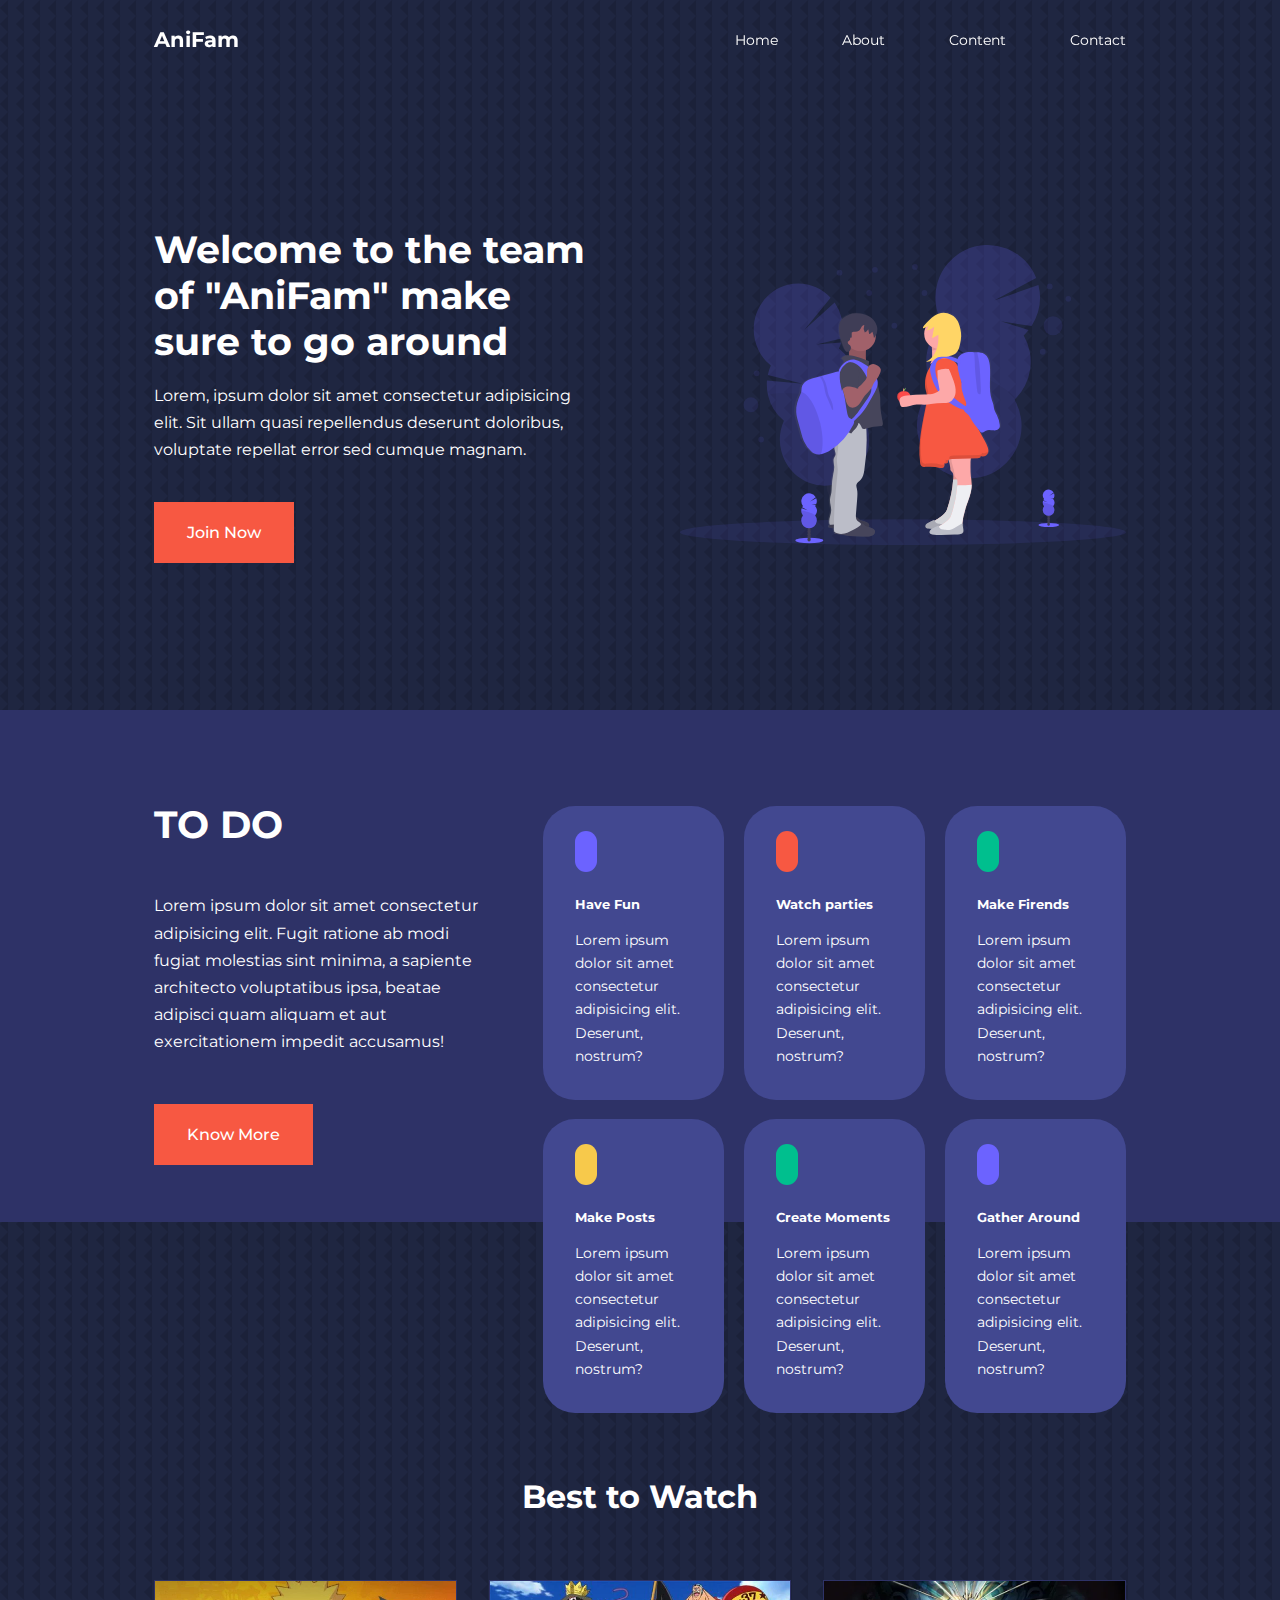
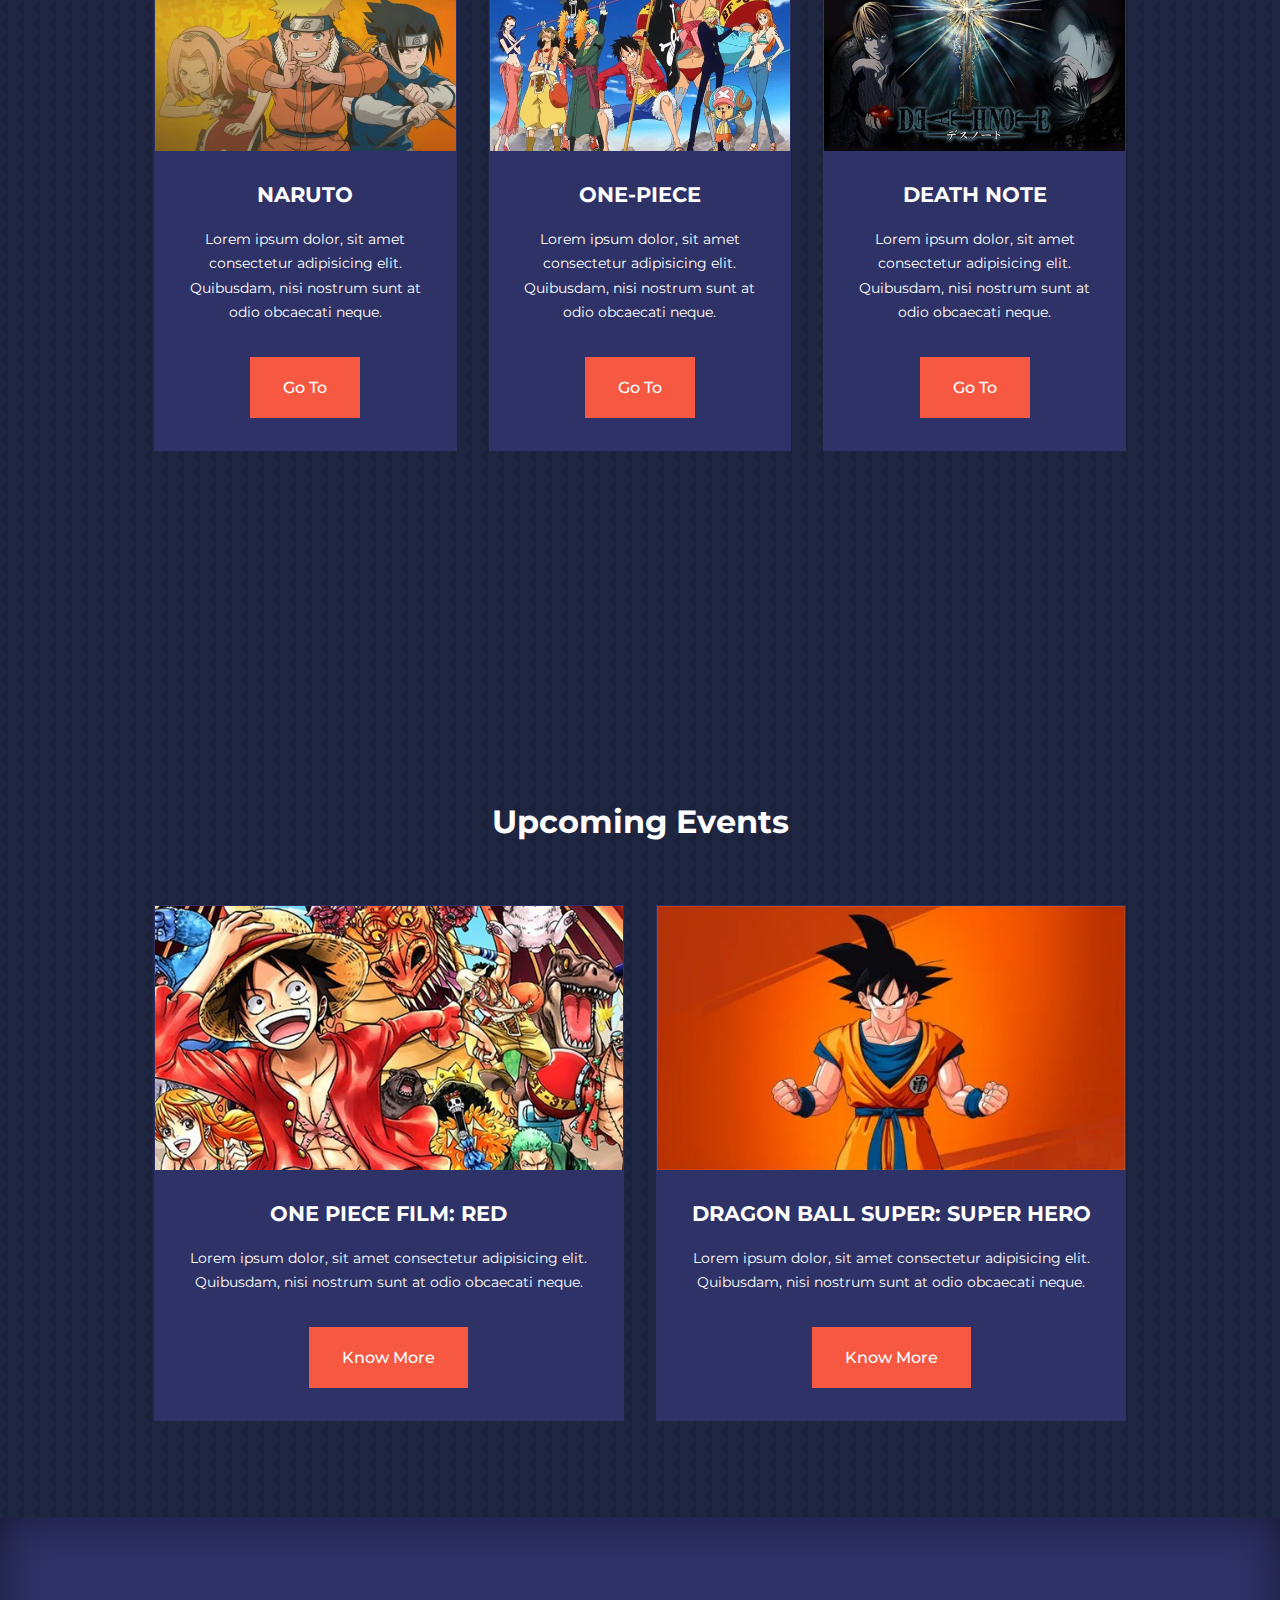
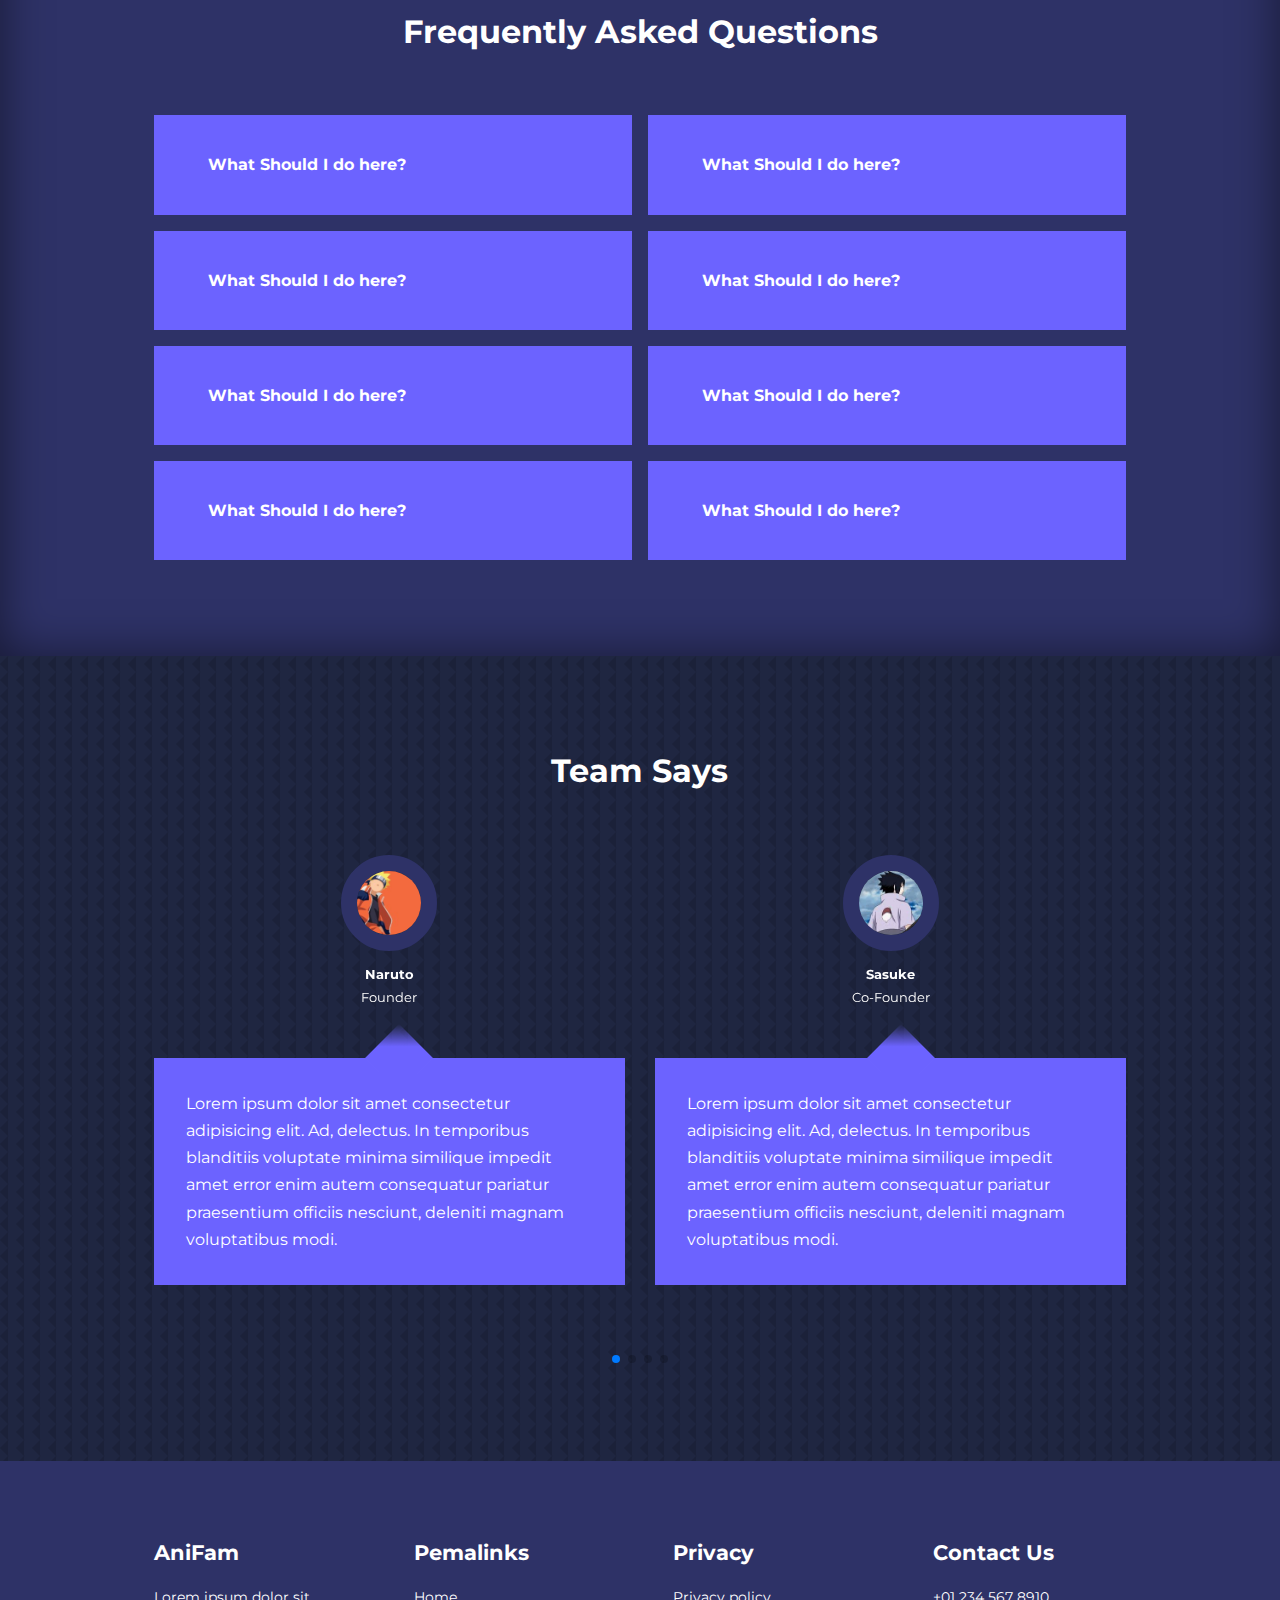
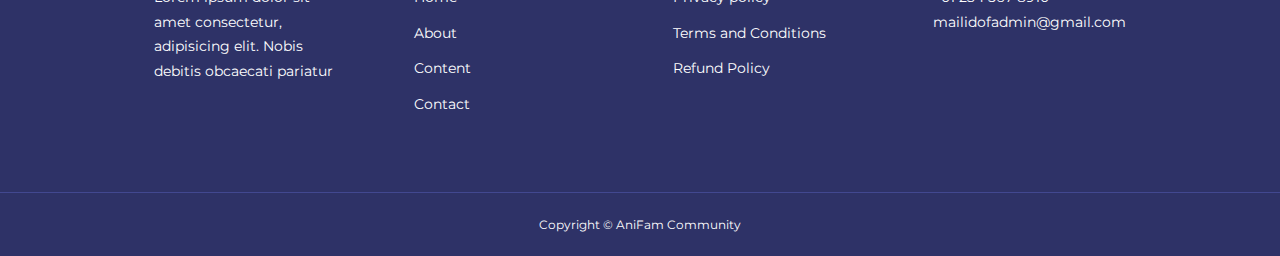
<file: website/index.html>
<!DOCTYPE html>
<html lang="en">
<head>
    <meta charset="UTF-8">
    <meta http-equiv="X-UA-Compatible" content="IE=edge">
    <meta name="viewport" content="width=device-width, initial-scale=1.0">
    <title>AniFam</title>

    <!-- ICONSCOUT CDN -->
    <link rel="stylesheet" href="https://unicons.iconscout.com/release/v4.0.0/css/line.css">

    <!-- GOOGLE FONTS (MONTSERRAT)-->
    <link rel="preconnect" href="https://fonts.googleapis.com">
    <link rel="preconnect" href="https://fonts.gstatic.com" crossorigin>
    <link href="https://fonts.googleapis.com/css2?family=Montserrat:ital,wght@0,300;0,400;0,500;0,600;0,700;0,800;1,900&display=swap" rel="stylesheet">

    <!-- Swipe Js -->
    <link rel="stylesheet" href="https://cdn.jsdelivr.net/npm/swiper@8/swiper-bundle.min.css"/>

    <link rel="stylesheet" href="./css/style.css">

    <style>
        body{ background-image: url("./images/bg-texture.png"); }
    </style>
</head>
<body>
    <nav>
        <div class="container nav__container">
            <a href="index.html"><h4>AniFam</h4></a>
            <ul class="nav__menu">
                <li><a href="index.html">Home</a></li>
                <li><a href="about.html">About</a></li>
                <li><a href="content.html">Content</a></li>
                <li><a href="contact.html">Contact</a></li>
            </ul>
            <button id="open-menu-btn"><i class="uil uil-bars"></i></button>
            <button id="close-menu-btn"><i class="uil uil-multiply"></i></button>
        </div>
    </nav>
    <!-- =========== END OF NAVBAR =========== -->






    <!-- ============ HEADER ============ -->
    <header>
        <div class="container header__container">
            <div class="header__left">
                <h1>Welcome to the team of "AniFam" make sure to go around</h1>
                <p>Lorem, ipsum dolor sit amet consectetur adipisicing elit. Sit ullam quasi repellendus deserunt doloribus, voluptate repellat error sed cumque magnam.</p>
                <a href="contact.html" class="btn btn-primary">Join Now</a>
            </div>

            <div class="header__right">
                <div class="header__right-image">
                    <img src="./images/header.svg">
                </div>
            </div>
        </div>
    </header>
    <!-- ============ END OF HEADER ============ -->









    <section class="categories">
        <div class="container categories__container">
            <div class="categories__left">
                <h1>TO DO</h1>
                <p>
                    Lorem ipsum dolor sit amet consectetur adipisicing elit. Fugit ratione ab modi fugiat molestias sint minima, a sapiente architecto voluptatibus ipsa, beatae adipisci quam aliquam et aut exercitationem impedit accusamus!
                </p>
                <a href="contact.html" class="btn btn-primary">Know More</a>
            </div>

            <div class="categories__right">
                <article class="category">
                    <span class="category__icon"><i class="uil uil-camera-plus"></i></span>
                    <h5>Have Fun</h5>
                    <p>Lorem ipsum dolor sit amet consectetur adipisicing elit. Deserunt, nostrum?</p>
                </article>

                <article class="category">
                    <span class="category__icon"><i class="uil uil-tv-retro"></i></span>
                    <h5>Watch parties</h5>
                    <p>Lorem ipsum dolor sit amet consectetur adipisicing elit. Deserunt, nostrum?</p>
                </article>

                <article class="category">
                    <span class="category__icon"><i class="uil uil-user-plus"></i></span>
                    <h5>Make Firends</h5>
                    <p>Lorem ipsum dolor sit amet consectetur adipisicing elit. Deserunt, nostrum?</p>
                </article>

                <article class="category">
                    <span class="category__icon"><i class="uil uil-selfie"></i></span>
                    <h5>Make Posts</h5>
                    <p>Lorem ipsum dolor sit amet consectetur adipisicing elit. Deserunt, nostrum?</p>
                </article>

                <article class="category">
                    <span class="category__icon"><i class="uil uil-image-download"></i></span>
                    <h5>Create Moments</h5>
                    <p>Lorem ipsum dolor sit amet consectetur adipisicing elit. Deserunt, nostrum?</p>
                </article>

                <article class="category">
                    <span class="category__icon"><i class="uil uil-users-alt"></i></span>
                    <h5>Gather Around</h5>
                    <p>Lorem ipsum dolor sit amet consectetur adipisicing elit. Deserunt, nostrum?</p>
                </article>
            </div>
        </div>
    </section>
    <!-- ========== END OF CATEGORIES ========== -->




    <section class="courses">
        <h2>Best to Watch</h2>
        <div class="container courses__container">
            <article class="course">
                <div class="course__image">
                    <img src="./images/Naruto_OG.jpg">
                </div>
                <div class="course__info">
                    <h4>NARUTO</h4>
                    <p>
                        Lorem ipsum dolor, sit amet consectetur adipisicing elit. Quibusdam, nisi nostrum sunt at odio obcaecati neque.
                    </p>
                    <a href="content.html" class="btn btn-primary">Go To</a>
                </div>
            </article>

            <article class="course">
                <div class="course__image">
                    <img src="./images/one_Piece.webp">
                </div>
                <div class="course__info">
                    <h4>ONE-PIECE</h4>
                    <p>
                        Lorem ipsum dolor, sit amet consectetur adipisicing elit. Quibusdam, nisi nostrum sunt at odio obcaecati neque.
                    </p>
                    <a href="content.html" class="btn btn-primary">Go To</a>
                </div>
            </article>

            <article class="course">
                <div class="course__image">
                    <img src="./images/Death_Note.webp">
                </div>
                <div class="course__info">
                    <h4>DEATH NOTE</h4>
                    <p>
                        Lorem ipsum dolor, sit amet consectetur adipisicing elit. Quibusdam, nisi nostrum sunt at odio obcaecati neque.
                    </p>
                    <a href="content.html" class="btn btn-primary">Go To</a>
                </div>
            </article>
        </div>
    </section>
    <!-- ======== END OF BEST TO WATCH ======== -->


    <section class="events">
        <h2>Upcoming Events</h2>
        <div class="container events__container">
            <article class="event">
                <div class="course__image">
                    <img src="./images/OP_Red.jpg">
                </div>
                <div class="event__info">
                    <h4>ONE PIECE FILM: RED</h4>
                    <p>
                        Lorem ipsum dolor, sit amet consectetur adipisicing elit. Quibusdam, nisi nostrum sunt at odio obcaecati neque.
                    </p>
                    <a href="contact.html" class="btn btn-primary">Know More</a>
                </div>
            </article>

            <article class="event">
                <div class="event__image">
                    <img src="./images/DB_Super.webp">
                </div>
                <div class="event__info">
                    <h4>DRAGON BALL SUPER: SUPER HERO</h4>
                    <p>
                        Lorem ipsum dolor, sit amet consectetur adipisicing elit. Quibusdam, nisi nostrum sunt at odio obcaecati neque.
                    </p>
                    <a href="contact.html" class="btn btn-primary">Know More</a>
                </div>
            </article>
        </div>
    </section>
    <!-- ======== END OF Events ======== -->



    <section class="faqs">
        <h2>Frequently Asked Questions</h2>
        <div class="container faqs__container">
            <article class="faq">
                <div class="faq__icon"><i class="uil uil-plus"></i></div>
                <div class="question__answer">
                    <h4>What Should I do here?</h4>
                    <p>Lorem ipsum dolor sit amet consectetur adipisicing elit. Ut est ipsum dolor perspiciatis beatae sequi pariatur, vero, hic nam ad corrupti quibusdam enim illum, voluptas facilis quaerat quisquam impedit unde!</p>
                </div>
            </article>

            <article class="faq">
                <div class="faq__icon"><i class="uil uil-plus"></i></div>
                <div class="question__answer">
                    <h4>What Should I do here?</h4>
                    <p>Lorem ipsum dolor sit amet consectetur adipisicing elit. Ut est ipsum dolor perspiciatis beatae sequi pariatur, vero, hic nam ad corrupti quibusdam enim illum, voluptas facilis quaerat quisquam impedit unde!</p>
                </div>
            </article>

            <article class="faq">
                <div class="faq__icon"><i class="uil uil-plus"></i></div>
                <div class="question__answer">
                    <h4>What Should I do here?</h4>
                    <p>Lorem ipsum dolor sit amet consectetur adipisicing elit. Ut est ipsum dolor perspiciatis beatae sequi pariatur, vero, hic nam ad corrupti quibusdam enim illum, voluptas facilis quaerat quisquam impedit unde!</p>
                </div>
            </article>

            <article class="faq">
                <div class="faq__icon"><i class="uil uil-plus"></i></div>
                <div class="question__answer">
                    <h4>What Should I do here?</h4>
                    <p>Lorem ipsum dolor sit amet consectetur adipisicing elit. Ut est ipsum dolor perspiciatis beatae sequi pariatur, vero, hic nam ad corrupti quibusdam enim illum, voluptas facilis quaerat quisquam impedit unde!</p>
                </div>
            </article>

            <article class="faq">
                <div class="faq__icon"><i class="uil uil-plus"></i></div>
                <div class="question__answer">
                    <h4>What Should I do here?</h4>
                    <p>Lorem ipsum dolor sit amet consectetur adipisicing elit. Ut est ipsum dolor perspiciatis beatae sequi pariatur, vero, hic nam ad corrupti quibusdam enim illum, voluptas facilis quaerat quisquam impedit unde!</p>
                </div>
            </article>

            <article class="faq">
                <div class="faq__icon"><i class="uil uil-plus"></i></div>
                <div class="question__answer">
                    <h4>What Should I do here?</h4>
                    <p>Lorem ipsum dolor sit amet consectetur adipisicing elit. Ut est ipsum dolor perspiciatis beatae sequi pariatur, vero, hic nam ad corrupti quibusdam enim illum, voluptas facilis quaerat quisquam impedit unde!</p>
                </div>
            </article>

            <article class="faq">
                <div class="faq__icon"><i class="uil uil-plus"></i></div>
                <div class="question__answer">
                    <h4>What Should I do here?</h4>
                    <p>Lorem ipsum dolor sit amet consectetur adipisicing elit. Ut est ipsum dolor perspiciatis beatae sequi pariatur, vero, hic nam ad corrupti quibusdam enim illum, voluptas facilis quaerat quisquam impedit unde!</p>
                </div>
            </article>

            <article class="faq">
                <div class="faq__icon"><i class="uil uil-plus"></i></div>
                <div class="question__answer">
                    <h4>What Should I do here?</h4>
                    <p>Lorem ipsum dolor sit amet consectetur adipisicing elit. Ut est ipsum dolor perspiciatis beatae sequi pariatur, vero, hic nam ad corrupti quibusdam enim illum, voluptas facilis quaerat quisquam impedit unde!</p>
                </div>
            </article>
        </div>
    </section>
    <!-- ======== END OF FAQs ======== -->


    <section class="container testimonials__container mySwiper">
        <h2>Team Says</h2>
        <div class="swiper-wrapper">
            <article class="testimonial swiper-slide">
                <div class="avatar">
                    <img src="./images/Naruto.jpg">
                </div>
                <div class="testimonial__info">
                    <h5>Naruto</h5>
                    <small>Founder</small>
                </div>
                <div class="testimonial__body">
                    <p>
                        Lorem ipsum dolor sit amet consectetur adipisicing elit. Ad, delectus. In temporibus blanditiis voluptate minima similique impedit amet error enim autem consequatur pariatur praesentium officiis nesciunt, deleniti magnam voluptatibus modi.
                    </p>
                </div>
            </article>

            <article class="testimonial swiper-slide">
                <div class="avatar">
                    <img src="./images/Sasuke.jpg">
                </div>
                <div class="testimonial__info">
                    <h5>Sasuke</h5>
                    <small>Co-Founder</small>
                </div>
                <div class="testimonial__body">
                    <p>
                        Lorem ipsum dolor sit amet consectetur adipisicing elit. Ad, delectus. In temporibus blanditiis voluptate minima similique impedit amet error enim autem consequatur pariatur praesentium officiis nesciunt, deleniti magnam voluptatibus modi.
                    </p>
                </div>
            </article>

            <article class="testimonial swiper-slide">
                <div class="avatar">
                    <img src="./images/Obito.jpg">
                </div>
                <div class="testimonial__info">
                    <h5>Obito</h5>
                    <small>Developer</small>
                </div>
                <div class="testimonial__body">
                    <p>
                        Lorem ipsum dolor sit amet consectetur adipisicing elit. Ad, delectus. In temporibus blanditiis voluptate minima similique impedit amet error enim autem consequatur pariatur praesentium officiis nesciunt, deleniti magnam voluptatibus modi.
                    </p>
                </div>
            </article>

            <article class="testimonial swiper-slide">
                <div class="avatar">
                    <img src="./images/Zoro.jpg">
                </div>
                <div class="testimonial__info">
                    <h5>Zoro</h5>
                    <small>The Lost 😂</small>
                </div>
                <div class="testimonial__body">
                    <p>
                        Lorem ipsum dolor sit amet consectetur adipisicing elit. Ad, delectus. In temporibus blanditiis voluptate minima similique impedit amet error enim autem consequatur pariatur praesentium officiis nesciunt, deleniti magnam voluptatibus modi.
                    </p>
                </div>
            </article>

            <article class="testimonial swiper-slide">
                <div class="avatar">
                    <img src="./images/Jiraiya.png">
                </div>
                <div class="testimonial__info">
                    <h5>Jiraya</h5>
                    <small>pervy Sage 💕</small>
                </div>
                <div class="testimonial__body">
                    <p>
                        Lorem ipsum dolor sit amet consectetur adipisicing elit. Ad, delectus. In temporibus blanditiis voluptate minima similique impedit amet error enim autem consequatur pariatur praesentium officiis nesciunt, deleniti magnam voluptatibus modi.
                    </p>
                </div>
            </article>
        </div>
        <div class="swiper-pagination"></div>
    </section>
    <!-- ======== END OF Testimonials ======== -->

    <footer>
        <div class="container footer__container">
            <div class="footer__1">
                <a href="index.html" class="footer__logo"><h4>AniFam</h4></a>
                <p>
                    Lorem ipsum dolor sit amet consectetur, adipisicing elit. Nobis debitis obcaecati pariatur
                </p>
            </div>

            <div class="foo ter__2">
                <h4>Pemalinks</h4>
                <ul class="permalinks">
                    <li><a href="index.html">Home</a></li>
                    <li><a href="about.html">About</a></li>
                    <li><a href="content.html">Content</a></li>
                    <li><a href="contact.html">Contact</a></li>
                </ul>
            </div>

            <div class="footer__3">
                <h4>Privacy</h4>
                <ul class="privacy">
                    <li><a href="#">Privacy policy</a></li>
                    <li><a href="#">Terms and Conditions</a></li>
                    <li><a href="#">Refund Policy</a></li>
                </ul>
            </div>

            <div class="footer__4">
                <h4>Contact Us</h4>
                <div>
                    <p>+01 234 567 8910</p>
                    <p>mailidofadmin@gmail.com</p>
                </div>

                <ul class="footer__socials">
                    <li>
                        <a href="#"><i class="uil uil-facebook"></i></a>
                    </li>

                    <li>
                        <a href="#"><i class="uil uil-instagram-alt"></i></a>
                    </li>

                    <li>
                        <a href="#"><i class="uil uil-twitter"></i></a>
                    </li>

                    <li>
                        <a href="#"><i class="uil uil-linkedin-alt"></i></a>
                    </li>
                </ul>
            </div>

            
        </div>

        <div class="footer__copyright">
            <small>Copyright &copy; AniFam Community</small>
        </div>
        
    </footer>
    <!-- ======== END OF FOOTER ======== -->


    <script src="https://cdn.jsdelivr.net/npm/swiper@8/swiper-bundle.min.js"></script>
    <script src="./main.js"></script>

    <script>
        var swiper = new Swiper(".mySwiper", {
        slidesPerView: 1,
        spaceBetween: 30,
        pagination: {
          el: ".swiper-pagination",
          clickable: true,
        },
        //When window width is >= 600px
        breakpoints: {
            600: {
                slidesPerView: 2
            }
        }
      });
    </script>
    
</body>
</html>
</file>
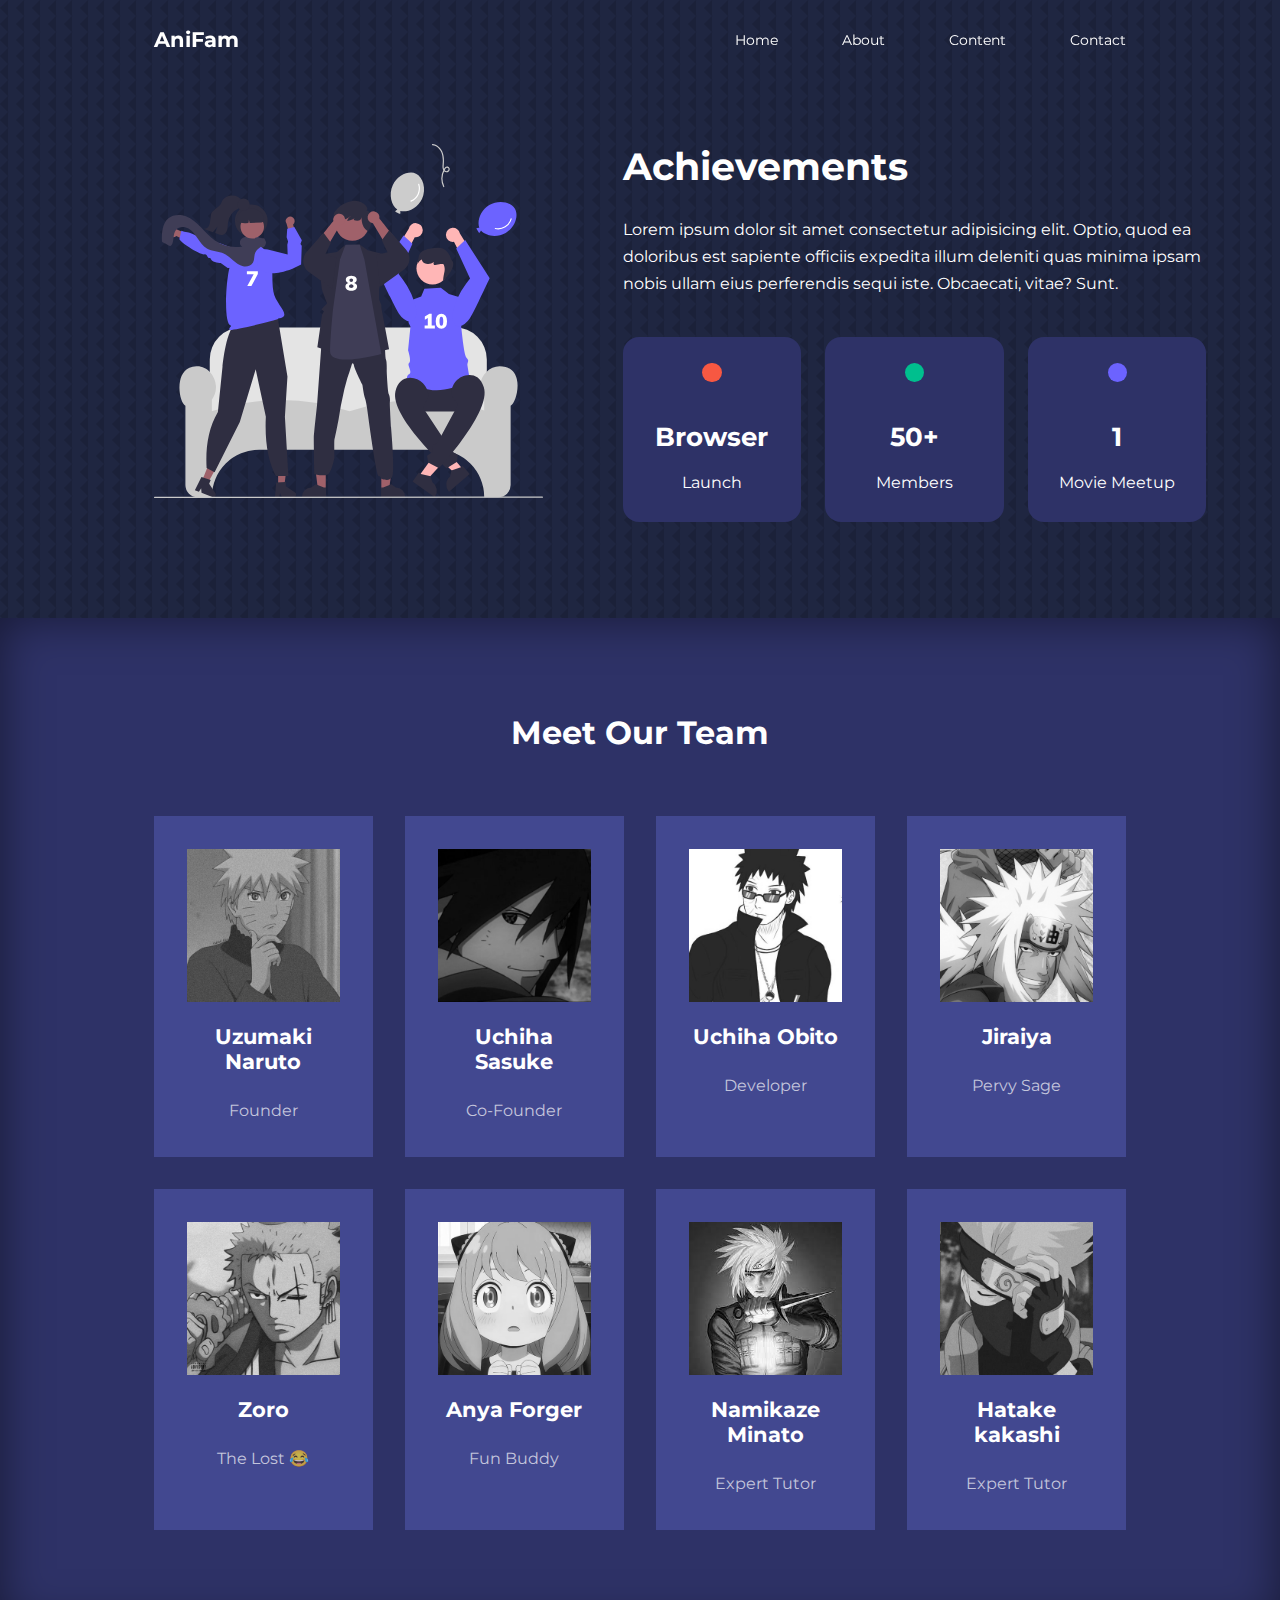
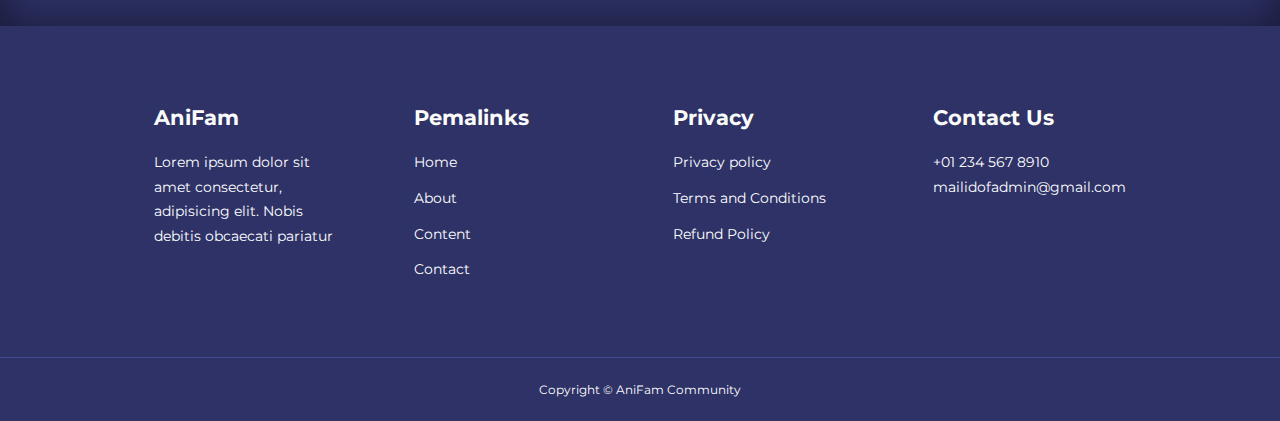
<file: website/about.html>
<!DOCTYPE html>
<html lang="en">
<head>
    <meta charset="UTF-8">
    <meta http-equiv="X-UA-Compatible" content="IE=edge">
    <meta name="viewport" content="width=device-width, initial-scale=1.0">
    <title>About</title>

    <!-- ICONSCOUT CDN -->
    <link rel="stylesheet" href="https://unicons.iconscout.com/release/v4.0.0/css/line.css">

    <!-- GOOGLE FONTS (MONTSERRAT)-->
    <link rel="preconnect" href="https://fonts.googleapis.com">
    <link rel="preconnect" href="https://fonts.gstatic.com" crossorigin>
    <link href="https://fonts.googleapis.com/css2?family=Montserrat:ital,wght@0,300;0,400;0,500;0,600;0,700;0,800;1,900&display=swap" rel="stylesheet">

    <link rel="stylesheet" href="./css/style.css">
    <link rel="stylesheet" href="./css/about.css">

    <style>
        body{ background-image: url("./images/bg-texture.png"); }
    </style>
</head>
<body>
    <nav>
        <div class="container nav__container">
            <a href="index.html"><h4>AniFam</h4></a>
            <ul class="nav__menu">
                <li><a href="index.html">Home</a></li>
                <li><a href="about.html">About</a></li>
                <li><a href="content.html">Content</a></li>
                <li><a href="contact.html">Contact</a></li>
            </ul>
            <button id="open-menu-btn"><i class="uil uil-bars"></i></button>
            <button id="close-menu-btn"><i class="uil uil-multiply"></i></button>
        </div>
    </nav>
    <!-- =========== END OF NAVBAR =========== -->

    <section class="about__achievements">
        <div class="container about__achievements-container">
            <div class="about__achievements-left">
                <img src="./images/about achievements.svg">
            </div>

            <div class="about__achievements-right">
                <h1>Achievements</h1>
                <p>
                    Lorem ipsum dolor sit amet consectetur adipisicing elit. Optio, quod ea doloribus est sapiente officiis expedita illum deleniti quas minima ipsam nobis ullam eius perferendis sequi iste. Obcaecati, vitae? Sunt.
                </p>
                <div class="achievements__cards">
                    <article class="achievement__card">
                        <span class="achievement__icon">
                            <i class="uil uil-browser"></i>
                        </span>
                        <h3>Browser</h3>
                        <p>Launch</p>
                    </article>

                    <article class="achievement__card">
                        <span class="achievement__icon">
                            <i class="uil uil-users-alt"></i>
                        </span>
                        <h3>50+</h3>
                        <p>Members</p>
                    </article>

                    <article class="achievement__card">
                        <span class="achievement__icon">
                            <i class="uil uil-ticket"></i>
                        </span>
                        <h3>1</h3>
                        <p>Movie Meetup</p>
                    </article>
                </div>
            </div>
        </div>
    </section>
    <!-- =========== END OF ACHIEVEMENTS =========== -->

    <section class="team">
        <h2>Meet Our Team</h2>
        <div class="container team__container">
            <article class="team__member">
                <div class="team__member-image">
                    <img src="./images/Naruto_uzumaki.jpg">
                </div>
                <div class="team__member-info">
                    <h4>Uzumaki Naruto</h4>
                    <p>Founder</p>
                </div>
                <div class="team__member-socials">
                    <a href="https://instagram.com" target="_blank"><i class="uil uil-instagram"></i></a>
                    <a href="https://twitter.com" target="_blank"><i class="uil uil-twitter-alt"></i></a>
                    <a href="https://linkedin.com" target="_blank"><i class="uil uil-whatsapp"></i></a>
                </div>
            </article>

            <article class="team__member">
                <div class="team__member-image">
                    <img src="./images/Sasuke_uchiha.jpg">
                </div>
                <div class="team__member-info">
                    <h4>Uchiha Sasuke</h4>
                    <p>Co-Founder</p>
                </div>
                <div class="team__member-socials">
                    <a href="https://instagram.com" target="_blank"><i class="uil uil-instagram"></i></a>
                    <a href="https://twitter.com" target="_blank"><i class="uil uil-twitter-alt"></i></a>
                    <a href="https://linkedin.com" target="_blank"><i class="uil uil-linkedin-alt"></i></a>
                </div>
            </article>

            <article class="team__member">
                <div class="team__member-image">
                    <img src="./images/Obito_uchiha.jpg">
                </div>
                <div class="team__member-info">
                    <h4>Uchiha Obito</h4>
                    <p>Developer</p>
                </div>
                <div class="team__member-socials">
                    <a href="https://instagram.com" target="_blank"><i class="uil uil-instagram"></i></a>
                    <a href="https://twitter.com" target="_blank"><i class="uil uil-twitter-alt"></i></a>
                    <a href="https://linkedin.com" target="_blank"><i class="uil uil-linkedin-alt"></i></a>
                </div>
            </article>

            <article class="team__member">
                <div class="team__member-image">
                    <img src="./images/Pervy_sage.jpg">
                </div>
                <div class="team__member-info">
                    <h4>Jiraiya</h4>
                    <p>Pervy Sage</p>
                </div>
                <div class="team__member-socials">
                    <a href="https://instagram.com" target="_blank"><i class="uil uil-instagram"></i></a>
                    <a href="https://twitter.com" target="_blank"><i class="uil uil-twitter-alt"></i></a>
                    <a href="https://linkedin.com" target="_blank"><i class="uil uil-linkedin-alt"></i></a>
                </div>
            </article>

            <article class="team__member">
                <div class="team__member-image">
                    <img src="./images/Zoroo.jpg">
                </div>
                <div class="team__member-info">
                    <h4>Zoro</h4>
                    <p>The Lost 😂</p>
                </div>
                <div class="team__member-socials">
                    <a href="https://instagram.com" target="_blank"><i class="uil uil-instagram"></i></a>
                    <a href="https://twitter.com" target="_blank"><i class="uil uil-twitter-alt"></i></a>
                    <a href="https://linkedin.com" target="_blank"><i class="uil uil-linkedin-alt"></i></a>
                </div>
            </article>

            <article class="team__member">
                <div class="team__member-image">
                    <img src="./images/Anya.jpg">
                </div>
                <div class="team__member-info">
                    <h4>Anya Forger</h4>
                    <p>Fun Buddy</p>
                </div>
                <div class="team__member-socials">
                    <a href="https://instagram.com" target="_blank"><i class="uil uil-instagram"></i></a>
                    <a href="https://twitter.com" target="_blank"><i class="uil uil-twitter-alt"></i></a>
                    <a href="https://linkedin.com" target="_blank"><i class="uil uil-linkedin-alt"></i></a>
                </div>
            </article>

            <article class="team__member">
                <div class="team__member-image">
                    <img src="./images/Minato.jpg">
                </div>
                <div class="team__member-info">
                    <h4>Namikaze Minato</h4>
                    <p>Expert Tutor</p>
                </div>
                <div class="team__member-socials">
                    <a href="https://instagram.com" target="_blank"><i class="uil uil-instagram"></i></a>
                    <a href="https://twitter.com" target="_blank"><i class="uil uil-twitter-alt"></i></a>
                    <a href="https://linkedin.com" target="_blank"><i class="uil uil-linkedin-alt"></i></a>
                </div>
            </article>

            <article class="team__member">
                <div class="team__member-image">
                    <img src="./images/kakashi.jpg">
                </div>
                <div class="team__member-info">
                    <h4>Hatake kakashi</h4>
                    <p>Expert Tutor</p>
                </div>
                <div class="team__member-socials">
                    <a href="https://instagram.com" target="_blank"><i class="uil uil-instagram"></i></a>
                    <a href="https://twitter.com" target="_blank"><i class="uil uil-twitter-alt"></i></a>
                    <a href="https://linkedin.com" target="_blank"><i class="uil uil-linkedin-alt"></i></a>
                </div>
            </article>
        </div>
    </section>
    <!-- ======== END OF TEAM ======== -->
    
    
    
    
    
    <footer>
        <div class="container footer__container">
            <div class="footer__1">
                <a href="index.html" class="footer__logo"><h4>AniFam</h4></a>
                <p>
                    Lorem ipsum dolor sit amet consectetur, adipisicing elit. Nobis debitis obcaecati pariatur
                </p>
            </div>

            <div class="foo ter__2">
                <h4>Pemalinks</h4>
                <ul class="permalinks">
                    <li><a href="index.html">Home</a></li>
                    <li><a href="about.html">About</a></li>
                    <li><a href="content.html">Content</a></li>
                    <li><a href="contact.html">Contact</a></li>
                </ul>
            </div>
            

            <div class="footer__3">
                <h4>Privacy</h4>
                <ul class="privacy">
                    <li><a href="#">Privacy policy</a></li>
                    <li><a href="#">Terms and Conditions</a></li>
                    <li><a href="#">Refund Policy</a></li>
                </ul>
            </div>

            <div class="footer__4">
                <h4>Contact Us</h4>
                <div>
                    <p>+01 234 567 8910</p>
                    <p>mailidofadmin@gmail.com</p>
                </div>

                <ul class="footer__socials">
                    <li>
                        <a href="#"><i class="uil uil-facebook"></i></a>
                    </li>

                    <li>
                        <a href="#"><i class="uil uil-instagram-alt"></i></a>
                    </li>

                    <li>
                        <a href="#"><i class="uil uil-twitter"></i></a>
                    </li>

                    <li>
                        <a href="#"><i class="uil uil-linkedin-alt"></i></a>
                    </li>
                </ul>
            </div>

            
        </div>

        <div class="footer__copyright">
            <small>Copyright &copy; AniFam Community</small>
        </div>
        
    </footer>
    <!-- ======== END OF FOOTER ======== -->

    <script src="./main.js"></script>
</body>
</html>
</file>
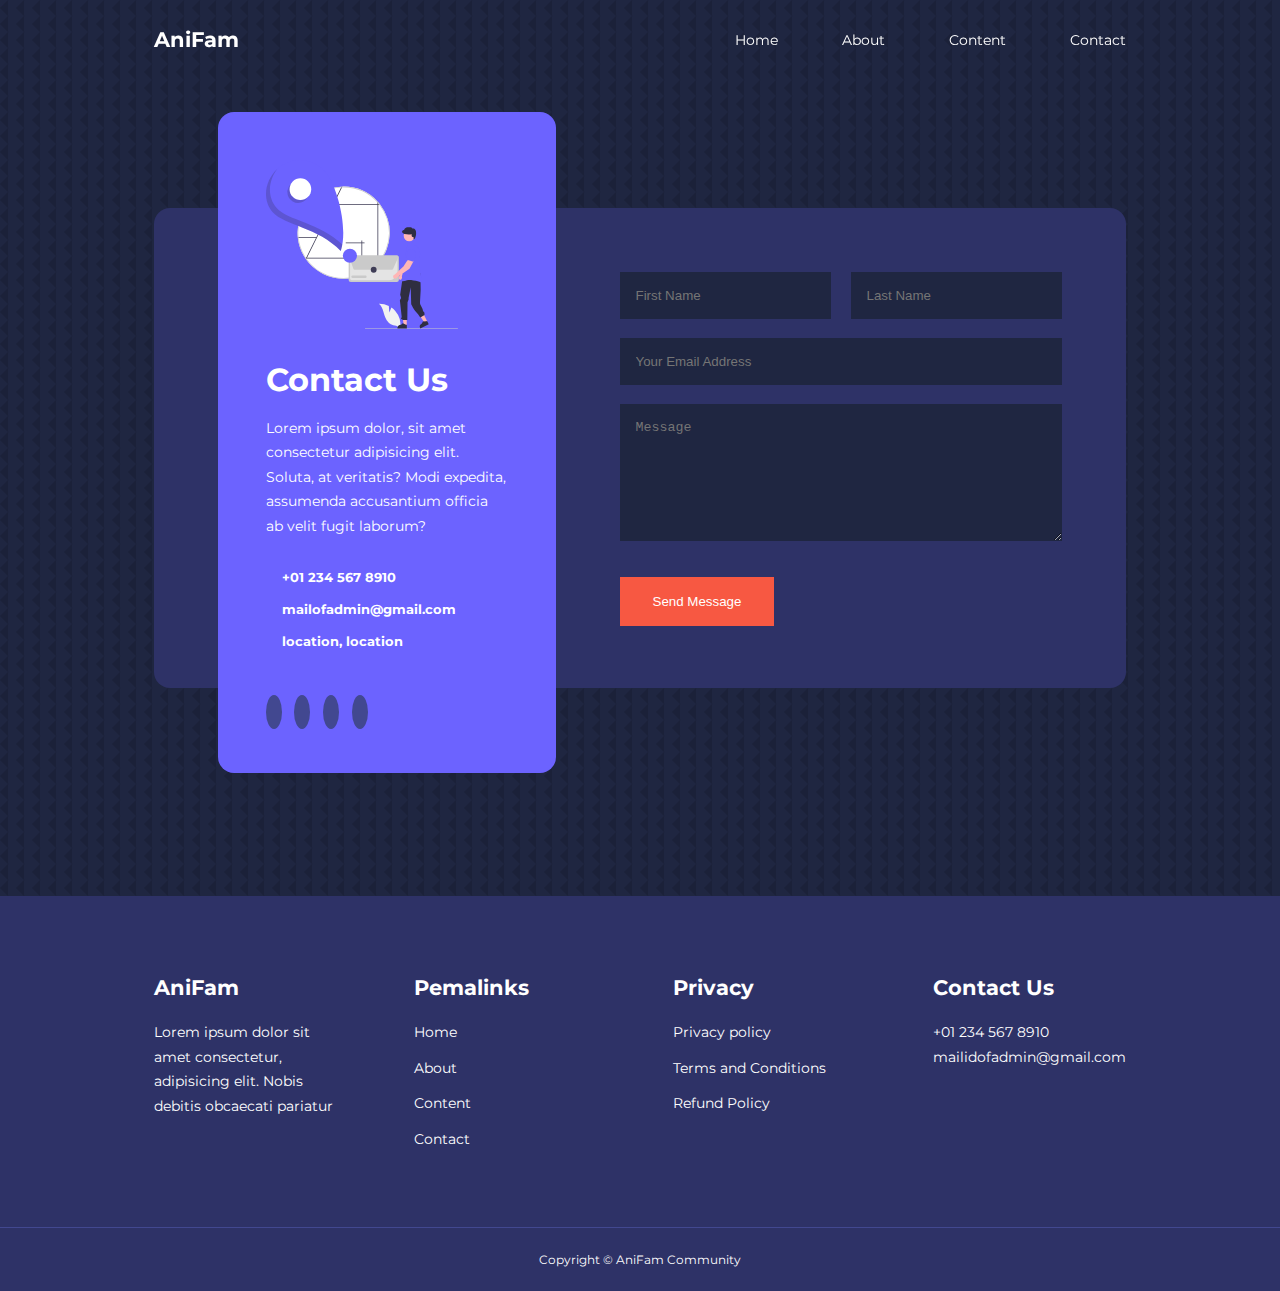
<file: website/contact.html>
<!DOCTYPE html>
<html lang="en">
<head>
    <meta charset="UTF-8">
    <meta http-equiv="X-UA-Compatible" content="IE=edge">
    <meta name="viewport" content="width=device-width, initial-scale=1.0">
    <title>Contact</title>

    <!-- ICONSCOUT CDN -->
    <link rel="stylesheet" href="https://unicons.iconscout.com/release/v4.0.0/css/line.css">

    <!-- GOOGLE FONTS (MONTSERRAT)-->
    <link rel="preconnect" href="https://fonts.googleapis.com">
    <link rel="preconnect" href="https://fonts.gstatic.com" crossorigin>
    <link href="https://fonts.googleapis.com/css2?family=Montserrat:ital,wght@0,300;0,400;0,500;0,600;0,700;0,800;1,900&display=swap" rel="stylesheet">

    <link rel="stylesheet" href="./css/style.css">
    <link rel="stylesheet" href="./css/contact.css">

    <style>
        body{ background-image: url("./images/bg-texture.png"); }
    </style>
</head>
<body>
    <nav>
        <div class="container nav__container">
            <a href="index.html"><h4>AniFam</h4></a>
            <ul class="nav__menu">
                <li><a href="index.html">Home</a></li>
                <li><a href="about.html">About</a></li>
                <li><a href="content.html">Content</a></li>
                <li><a href="contact.html">Contact</a></li>
            </ul>
            <button id="open-menu-btn"><i class="uil uil-bars"></i></button>
            <button id="close-menu-btn"><i class="uil uil-multiply"></i></button>
        </div>
    </nav>
    <!-- =========== END OF NAVBAR =========== -->


    <section class="contact">
        <div class="container contact__container">
            <aside class="contact__aside">
                <div class="aside__image">
                    <img src="./images/contact.svg">
                </div>
                <h2>Contact Us</h2>
                <p>
                    Lorem ipsum dolor, sit amet consectetur adipisicing elit. Soluta, at veritatis? Modi expedita, assumenda accusantium officia ab velit fugit laborum?
                </p>
                <ul class="contact__details">
                    <li>
                        <i class="uil uil-phone-times"></i>
                        <h5>+01 234 567 8910</h5>
                    </li>

                    <li>
                        <i class="uil uil-envelope"></i>
                        <h5>mailofadmin@gmail.com</h5>
                    </li>

                    <li>
                        <i class="uil uil-location-point"></i>
                        <h5>location, location</h5>
                    </li>
                </ul>

                <ul class="contact__socials">
                    <li><a href="https://facebook.com"><i class="uil uil-facebook-f"></i></a></li>
                    <li><a href="https://instagram.com"><i class="uil uil-instagram"></i></a></li>
                    <li><a href="https://twitter.com"><i class="uil uil-twitter"></i></a></li>
                    <li><a href="https://linkedin.com"><i class="uil uil-linkedin-alt"></i></a></li>
                </ul>
            </aside>


            <form action="https://formspree.io/f/xbjbrpav" method="POST" class="contact__form">
                <div class="form__name">
                    <input type="text" name="First Name" placeholder="First Name" required>
                    <input type="text" name="Last Name" placeholder="Last Name" required>
                </div>
                <input type="email" name="Email Address" placeholder="Your Email Address" required>
                <textarea name="Message" rows="7" placeholder="Message" required></textarea>
                <button type="submit" class="btn btn-primary">Send Message</button>
            </form>
        </div>
    </section>






    <footer>
        <div class="container footer__container">
            <div class="footer__1">
                <a href="index.html" class="footer__logo"><h4>AniFam</h4></a>
                <p>
                    Lorem ipsum dolor sit amet consectetur, adipisicing elit. Nobis debitis obcaecati pariatur
                </p>
            </div>

            <div class="foo ter__2">
                <h4>Pemalinks</h4>
                <ul class="permalinks">
                    <li><a href="index.html">Home</a></li>
                    <li><a href="about.html">About</a></li>
                    <li><a href="content.html">Content</a></li>
                    <li><a href="contact.html">Contact</a></li>
                </ul>
            </div>
            

            <div class="footer__3">
                <h4>Privacy</h4>
                <ul class="privacy">
                    <li><a href="#">Privacy policy</a></li>
                    <li><a href="#">Terms and Conditions</a></li>
                    <li><a href="#">Refund Policy</a></li>
                </ul>
            </div>

            <div class="footer__4">
                <h4>Contact Us</h4>
                <div>
                    <p>+01 234 567 8910</p>
                    <p>mailidofadmin@gmail.com</p>
                </div>

                <ul class="footer__socials">
                    <li>
                        <a href="#"><i class="uil uil-facebook"></i></a>
                    </li>

                    <li>
                        <a href="#"><i class="uil uil-instagram-alt"></i></a>
                    </li>

                    <li>
                        <a href="#"><i class="uil uil-twitter"></i></a>
                    </li>

                    <li>
                        <a href="#"><i class="uil uil-linkedin-alt"></i></a>
                    </li>
                </ul>
            </div>

            
        </div>

        <div class="footer__copyright">
            <small>Copyright &copy; AniFam Community</small>
        </div>
        
    </footer>
    <!-- ======== END OF FOOTER ======== -->

    <script src="./main.js"></script>
        </body>
        </html>
</file>
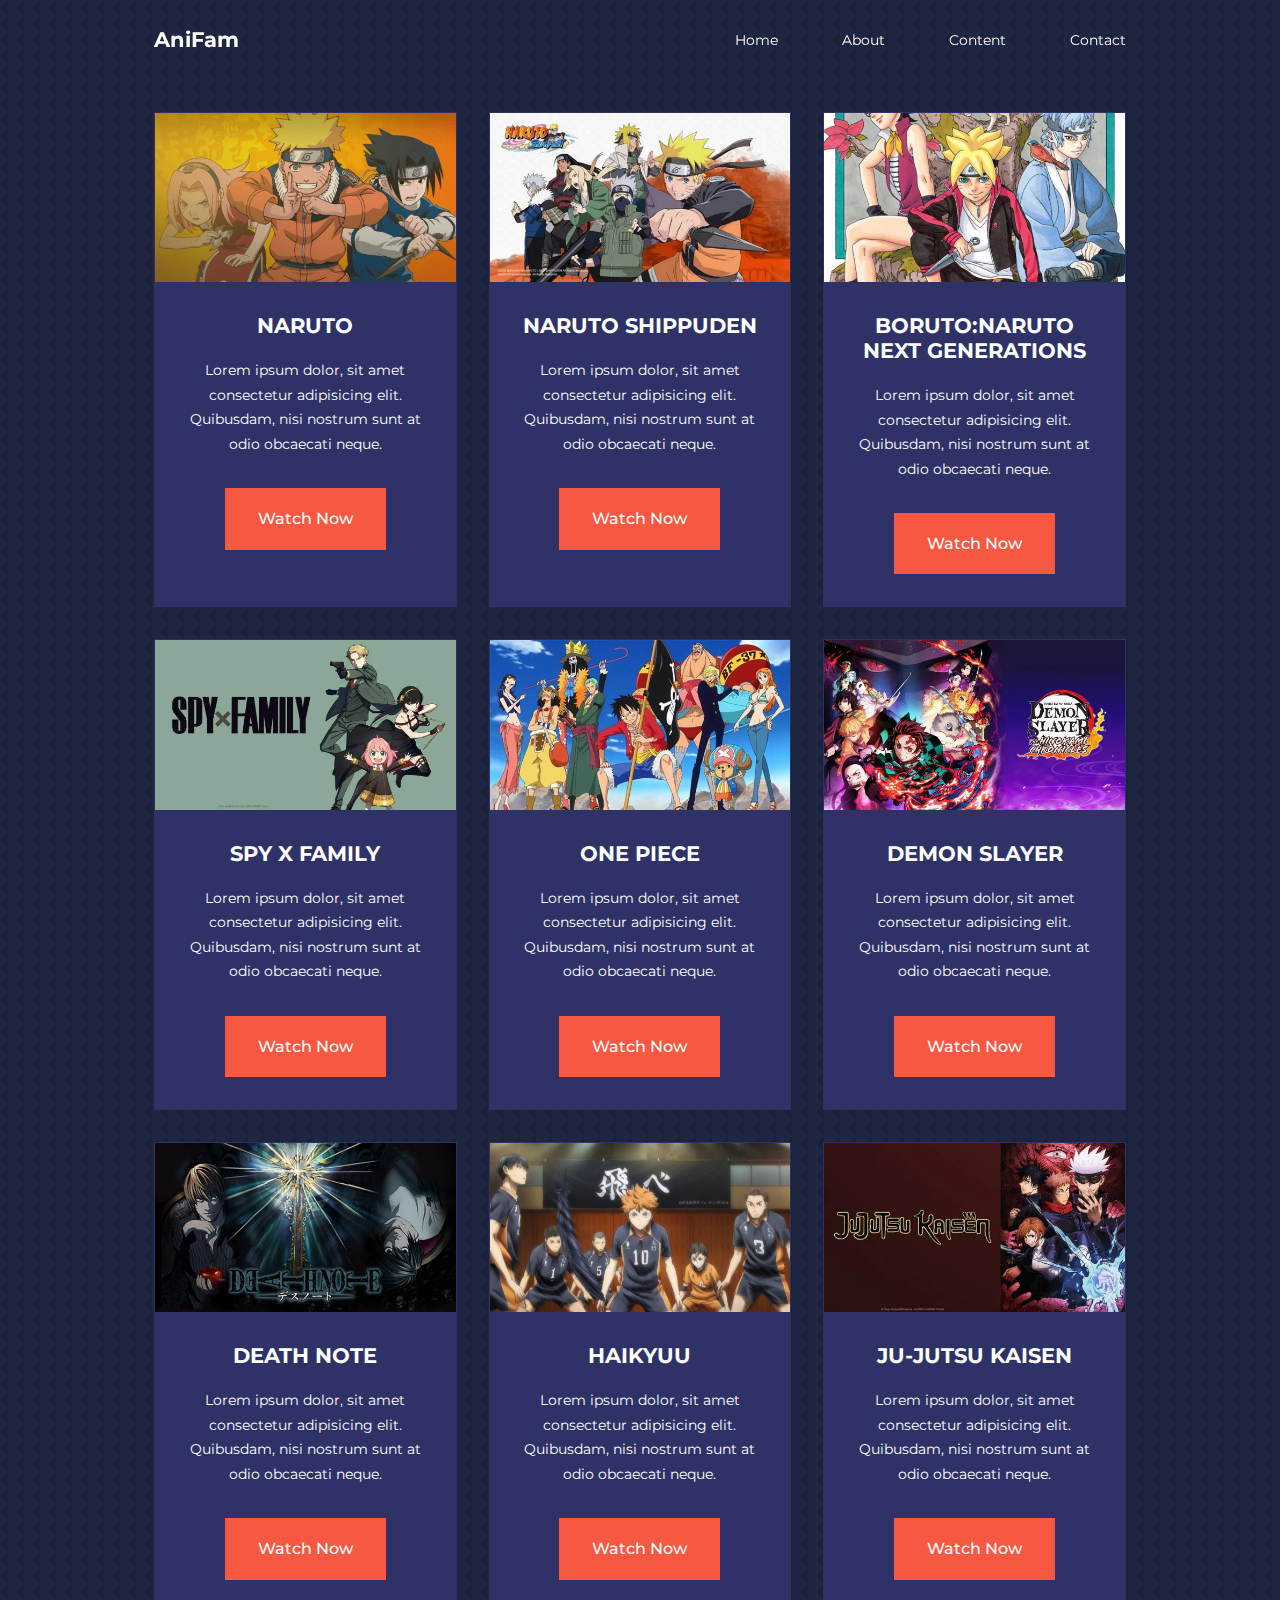
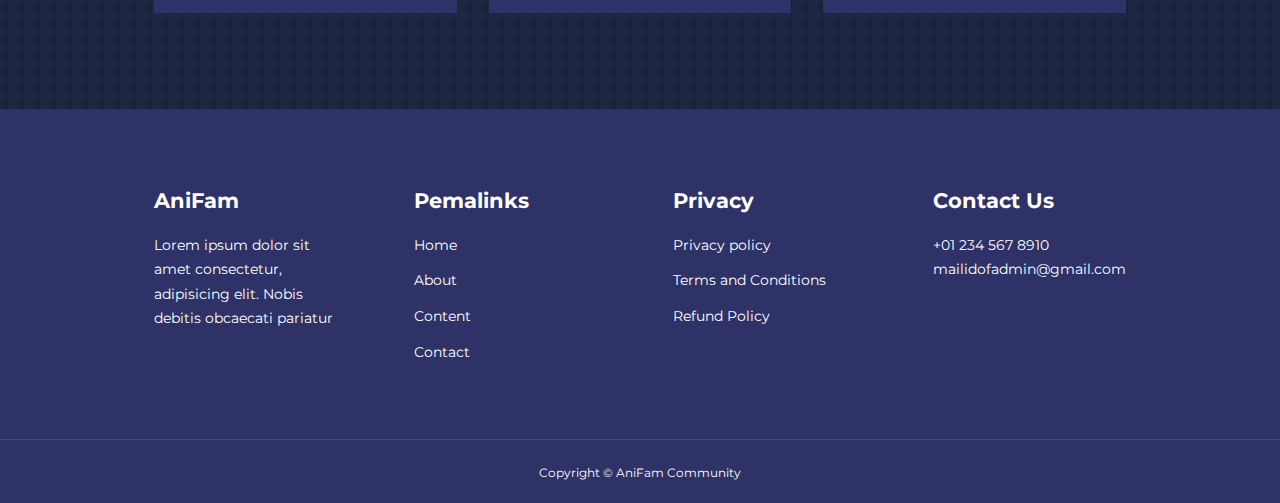
<file: website/content.html>
<!DOCTYPE html>
<html lang="en">
<head>
    <meta charset="UTF-8">
    <meta http-equiv="X-UA-Compatible" content="IE=edge">
    <meta name="viewport" content="width=device-width, initial-scale=1.0">
    <title>Content</title>

    <!-- ICONSCOUT CDN -->
    <link rel="stylesheet" href="https://unicons.iconscout.com/release/v4.0.0/css/line.css">

    <!-- GOOGLE FONTS (MONTSERRAT)-->
    <link rel="preconnect" href="https://fonts.googleapis.com">
    <link rel="preconnect" href="https://fonts.gstatic.com" crossorigin>
    <link href="https://fonts.googleapis.com/css2?family=Montserrat:ital,wght@0,300;0,400;0,500;0,600;0,700;0,800;1,900&display=swap" rel="stylesheet">

    <link rel="stylesheet" href="./css/style.css">

    <style>
        body{ background-image: url("./images/bg-texture.png"); }
    </style>
    <style>
        .courses{
            margin-top: 1rem;
        }
    </style>
</head>
<body>
    <nav>
        <div class="container nav__container">
            <a href="index.html"><h4>AniFam</h4></a>
            <ul class="nav__menu">
                <li><a href="index.html">Home</a></li>
                <li><a href="about.html">About</a></li>
                <li><a href="content.html">Content</a></li>
                <li><a href="contact.html">Contact</a></li>
            </ul>
            <button id="open-menu-btn"><i class="uil uil-bars"></i></button>
            <button id="close-menu-btn"><i class="uil uil-multiply"></i></button>
        </div>
    </nav>
    <!-- =========== END OF NAVBAR =========== -->

    <section class="courses">
        <div class="container courses__container">
            <article class="course">
                <div class="course__image">
                    <img src="./images/Naruto_OG.jpg">
                </div>
                <div class="course__info">
                    <h4>NARUTO</h4>
                    <p>
                        Lorem ipsum dolor, sit amet consectetur adipisicing elit. Quibusdam, nisi nostrum sunt at odio obcaecati neque.
                    </p>
                    <a href="courses.html" class="btn btn-primary">Watch Now</a>
                </div>
            </article>

            <article class="course">
                <div class="course__image">
                    <img src="./images/Naruto_Shippuden.webp">
                </div>
                <div class="course__info">
                    <h4>NARUTO SHIPPUDEN</h4>
                    <p>
                        Lorem ipsum dolor, sit amet consectetur adipisicing elit. Quibusdam, nisi nostrum sunt at odio obcaecati neque.
                    </p>
                    <a href="courses.html" class="btn btn-primary">Watch Now</a>
                </div>
            </article>

            <article class="course">
                <div class="course__image">
                    <img src="./images/Boruto.webp">
                </div>
                <div class="course__info">
                    <h4>BORUTO:NARUTO NEXT GENERATIONS</h4>
                    <p>
                        Lorem ipsum dolor, sit amet consectetur adipisicing elit. Quibusdam, nisi nostrum sunt at odio obcaecati neque.
                    </p>
                    <a href="courses.html" class="btn btn-primary">Watch Now</a>
                </div>
            </article>

            <article class="course">
                <div class="course__image">
                    <img src="./images/SpyXFamily.webp">
                </div>
                <div class="course__info">
                    <h4>SPY X FAMILY</h4>
                    <p>
                        Lorem ipsum dolor, sit amet consectetur adipisicing elit. Quibusdam, nisi nostrum sunt at odio obcaecati neque.
                    </p>
                    <a href="courses.html" class="btn btn-primary">Watch Now</a>
                </div>
            </article>

            <article class="course">
                <div class="course__image">
                    <img src="./images/one_Piece.webp">
                </div>
                <div class="course__info">
                    <h4>ONE PIECE</h4>
                    <p>
                        Lorem ipsum dolor, sit amet consectetur adipisicing elit. Quibusdam, nisi nostrum sunt at odio obcaecati neque.
                    </p>
                    <a href="courses.html" class="btn btn-primary">Watch Now</a>
                </div>
            </article>

            <article class="course">
                <div class="course__image">
                    <img src="./images/Demon_Slayer.webp">
                </div>
                <div class="course__info">
                    <h4>DEMON SLAYER</h4>
                    <p>
                        Lorem ipsum dolor, sit amet consectetur adipisicing elit. Quibusdam, nisi nostrum sunt at odio obcaecati neque.
                    </p>
                    <a href="courses.html" class="btn btn-primary">Watch Now</a>
                </div>
            </article>

            <article class="course">
                <div class="course__image">
                    <img src="./images/Death_Note.webp">
                </div>
                <div class="course__info">
                    <h4>DEATH NOTE</h4>
                    <p>
                        Lorem ipsum dolor, sit amet consectetur adipisicing elit. Quibusdam, nisi nostrum sunt at odio obcaecati neque.
                    </p>
                    <a href="courses.html" class="btn btn-primary">Watch Now</a>
                </div>
            </article>

            <article class="course">
                <div class="course__image">
                    <img src="./images/Haikyuu.jpg">
                </div>
                <div class="course__info">
                    <h4>HAIKYUU</h4>
                    <p>
                        Lorem ipsum dolor, sit amet consectetur adipisicing elit. Quibusdam, nisi nostrum sunt at odio obcaecati neque.
                    </p>
                    <a href="courses.html" class="btn btn-primary">Watch Now</a>
                </div>
            </article>

            <article class="course">
                <div class="course__image">
                    <img src="./images/JJK.webp">
                </div>
                <div class="course__info">
                    <h4>JU-JUTSU KAISEN</h4>
                    <p>
                        Lorem ipsum dolor, sit amet consectetur adipisicing elit. Quibusdam, nisi nostrum sunt at odio obcaecati neque.
                    </p>
                    <a href="courses.html" class="btn btn-primary">Watch Now</a>
                </div>
            </article>
        </div>
    </section>
    <!-- ======== END OF COURSES ======== -->









    <footer>
        <div class="container footer__container">
            <div class="footer__1">
                <a href="index.html" class="footer__logo"><h4>AniFam</h4></a>
                <p>
                    Lorem ipsum dolor sit amet consectetur, adipisicing elit. Nobis debitis obcaecati pariatur
                </p>
            </div>
        
            <div class="foo ter__2">
                <h4>Pemalinks</h4>
                <ul class="permalinks">
                    <li><a href="index.html">Home</a></li>
                    <li><a href="about.html">About</a></li>
                    <li><a href="content.html">Content</a></li>
                    <li><a href="contact.html">Contact</a></li>
                </ul>
            </div>
            
        
            <div class="footer__3">
                <h4>Privacy</h4>
                <ul class="privacy">
                    <li><a href="#">Privacy policy</a></li>
                    <li><a href="#">Terms and Conditions</a></li>
                    <li><a href="#">Refund Policy</a></li>
                </ul>
            </div>
        
            <div class="footer__4">
                <h4>Contact Us</h4>
                <div>
                    <p>+01 234 567 8910</p>
                    <p>mailidofadmin@gmail.com</p>
                </div>
        
                <ul class="footer__socials">
                    <li>
                        <a href="#"><i class="uil uil-facebook"></i></a>
                    </li>
        
                    <li>
                        <a href="#"><i class="uil uil-instagram-alt"></i></a>
                    </li>
        
                    <li>
                        <a href="#"><i class="uil uil-twitter"></i></a>
                    </li>
        
                    <li>
                        <a href="#"><i class="uil uil-linkedin-alt"></i></a>
                    </li>
                </ul>
            </div>
        
            
        </div>
        
        <div class="footer__copyright">
            <small>Copyright &copy; AniFam Community</small>
        </div>
        
        </footer>
        <!-- ======== END OF FOOTER ======== -->
        
        <script src="./main.js"></script>
        </body>
        </html>
</file>
<file: website/css/style.css>
*{
    margin: 0;
    padding: 0;
    border: 0;
    outline: 0;
    text-decoration: none;
    list-style: none;
    box-sizing: border-box;
}

:root {
    --color-primary: #6c63ff;
    --color-success: #00bf8e;
    --color-warning: #f7c94b;
    --color-danger: #f75842;
    --color-danger-variant: rgba(247, 88, 66, 0.4);
    --color-white: #fff;
    --color-light: rgba(255, 255, 255, 0.7);
    --color-black: #000;
    --color-bg: #1f2641;
    --color-bg1: #2e3267;
    --color-bg2: #424890;

    --container-width-lg: 76%;
    --container-width-md: 90%;
    --container-widht-sm: 94%;

    --transition: all 400ms ease;
}

body{
    font-family: 'Montserrat', sans-serif;
    line-height: 1.7;
    color: var(--color-white);
    background: var(--color-bg);
}

.container {
    width: var(--container-width-lg);
    margin: 0 auto;
}

section{
    padding: 6rem 0;    
}

section h2{
    text-align: center;
    margin-bottom: 4rem;
}

h1, 
h2, 
h3, 
h4, 
h5{
    line-height: 1.2;
}

h1{
    font-size: 2.4rem;
}

h2{
    font-size: 2rem;
}

h3{
    font-size: 1.6rem;
}

h4{
    font-size: 1.3rem;
}

a{
    color: var(--color-white);
}

img{
    width: 100%;
    display: block;
    object-fit: cover;
}

.btn{
    display: inline-block;
    background: var(--color-white);
    color: var(--color-black);
    padding: 1rem 2rem;
    border: 1px solid transparent;
    font-weight: 500;
    transition: var(--transition);
}

.btn:hover{
    background: transparent;
    color: var(--color-white);
    border-color: var(--color-white);
}

.btn-primary{
    background: var(--color-danger);
    color: var(--color-white);
}

/* =========================== NAVBAR =========================== */
nav {
    background: transparent;
    width: 100vw;
    height: 5rem;
    position: fixed;
    top: 0;
    z-index: 11;
}

/* Change navbar styles using javascript */
.window-scroll {
    background: var(--color-primary);
    box-shadow: 0 1rem 2rem rgba(0, 0, 0, 0.2);
}

.nav__container{
    height: 100%;
    display: flex;
    justify-content: space-between;
    align-items: center;
}

nav button{
    display: none;
}

.nav__menu{
    display: flex;
    align-items: center;
    gap: 4rem;
}

.nav__menu a{
    font-size: 0.9rem;
    transition: var(--transition);
}

.nav__menu a:hover{
    color: var(--color-bg2);
}

/* =========================== HEADER =========================== */
header {
    position: relative;
    top: 5rem;
    overflow: hidden;
    height: 70vh;
    margin-bottom: 5rem;
}

.header__container{
    display: grid;
    grid-template-columns: 1fr 1fr;
    align-items: center;
    gap: 5rem;
    height: 100%;
}

.header__left p{
    margin: 1rem 0 2.4rem;
}

/* =========================== CATEGORIES =========================== */
.categories{
    background: var(--color-bg1);
    height: 32rem;
}

.categories h1{
    line-height: 1;
    margin-bottom: 3rem;
}

.categories__container{
    display: grid;
    grid-template-columns: 40% 60%;
}

.categories__left{
    margin-right: 4rem;
}

.categories__left p{
    margin: 1rem 0 3rem;
}

.categories__right{
    display: grid;
    grid-template-columns: repeat(3, 1fr);
    gap: 1.2rem;
}

.category{
    background: var(--color-bg2);
    padding: 2rem;
    border-radius: 2rem;
    transition: var(--transition);
}

.category:hover{
    box-shadow: 0 3rem 3rem rgba(0, 0, 0, 0.3);
    z-index: 1;
}

.category:nth-child(2) .category__icon{
    background: var(--color-danger);
}

.category:nth-child(3) .category__icon{
    background: var(--color-success);
}

.category:nth-child(4) .category__icon{
    background: var(--color-warning);
}

.category:nth-child(5) .category__icon{
    background: var(--color-success);
}

.category__icon{
    background: var(--color-primary);
    padding: 0.7rem;
    border-radius: 0.9rem;
}

.category h5{
    margin: 2rem 0 1rem;
}

.category p{
    font-size: 0.85rem;
}

/* ======== POPULAR COURSES ======== */
.courses{
    margin-top: 10rem;
}

.courses__container{
    display: grid;
    grid-template-columns: repeat(3, 1fr);
    gap: 2rem;
}

.course{
    background: var(--color-bg1);
    text-align: center;
    border: 1px solid transparent;
    transition: var(--transition);
}

.course:hover{
    background: transparent;
    border-color: var(--color-primary);
}

.course__info{
    padding: 2rem;
}

.course__info p{
    margin: 1.2rem 0 2rem;
    font-size: 0.9rem;
}

/* ======== EVENTS ======== */
.events{
    margin-top: 10rem;
}

.events__container{
    display: grid;
    grid-template-columns: repeat(2, 1fr);
    gap: 2rem;
}

.event{
    background: var(--color-bg1);
    text-align: center;
    border: 1px solid transparent;
    transition: var(--transition);
}

.event:hover{
    background: transparent;
    border-color: var(--color-primary);
}

.event__info{
    padding: 2rem;
}

.event__info p{
    margin: 1.2rem 0 2rem;
    font-size: 0.9rem;
}

/* ======== FAQs ======== */
.faqs{
    background: var(--color-bg1);
    box-shadow: inset 0 0 3rem rgba(0, 0, 0, 0.5);
}

.faqs__container{
    display: grid;
    grid-template-columns: 1fr 1fr;
    gap: 1rem;
}

.faq{
    padding: 2rem;
    display: flex;
    align-items: center;
    gap: 1.4rem;
    height: fit-content;
    background: var(--color-primary);
    cursor: pointer;
}

.faq h4{
    font-size: 1rem;
    line-height: 2.2rem;
}

.faq__icon{
    align-self: flex-start;
    font-size: 1.2rem;
}

.faq p{
    margin-top: 0.8rem;
    display: none;
}

.faq.open p{
    display: block;
}

/* ======== TESTIMONIALS ========*/
.testimonials__container{
    overflow-x: hidden;
    position: relative;
    margin-bottom: 5rem;
}

.testmonal{
    padding-top: 2rem;
}

.avatar{
    width: 6rem;
    height: 6rem;
    border-radius: 50%;
    overflow: hidden;
    margin: 0 auto 1rem;
    border: 1rem solid var(--color-bg1);
}

.testimonial__info{
    text-align: center;
}

.testimonial__body{
    background: var(--color-primary);
    padding: 2rem;
    margin-top: 3rem;
    position: relative;
}

.testimonial__body::before{
    content: "";
    display: block;
    background: linear-gradient(135deg, transparent, var(--color-primary), var(--color-primary), var(--color-primary));
    width: 3rem;
    height: 3rem;
    position: absolute;
    left: 47%;
    top: -1.5rem;
    transform: rotate(45deg);
}

/* ======== FOOTER ========*/
footer{
    background: var(--color-bg1);
    padding-top: 5rem;
    font-size: 0.9rem;
}

.footer__container{
    display: grid;
    grid-template-columns: repeat(4, 1fr);
    gap: 5rem;
}

.footer__container > div h4{
    margin-bottom: 1.2rem;
}

.footer__1 p{
    margin: 0 0 2rem;
}

footer ul li{
    margin-bottom: 0.7rem;
}

footer ul li a:hover{
    text-decoration: underline;
}

.footer__socials{
    display: flex;
    gap: 1rem;
    font-size: 1.2rem;
    margin-top: 2rem;
}

.footer__copyright{
    text-align: center;
    margin-top: 4rem;
    padding: 1.2rem 0;
    border-top: 1px solid var(--color-bg2);
}

/* ======== MEDIA QUERIES FOR TABLETS ======== */
@media screen and (max-width: 1024px) {
    .container{
        width: var(--container-width-md);
    }

    h1{
        font-size: 2.2rem;
    }

    h2{
        font-size: 1.7rem;
    }

    h3{
        font-size: 1.4rem;
    }

    h4{
        font-size: 1.2rem;
    }


    /* ======== NAVBAR ======== */
    nav button{
        display: inline-block;
        background: transparent;
        font-size: 1.8rem;
        color: var(--color-white);
        cursor: pointer;
    }

    nav button#close-menu-btn{
        display: none;
    }

    .nav__menu{
        position: fixed;
        top: 5rem;
        right: 5%;
        height: fit-content;
        width: 18rem;
        flex-direction: column;
        gap: 0;
        display: none;
    }

    .nav__menu li{
        width: 100%;
        height: 5.8rem;
        animation: animateNavItems 400ms linear forwards;
        transform-origin: top right;
        opacity: 0;
    }

    .nav__menu li:nth-child(2) {
        animation-delay: 200ms;
    }

    .nav__menu li:nth-child(3) {
        animation-delay: 400ms;
    }

    .nav__menu li:nth-child(4) {
        animation-delay: 600ms;
    }

    @keyframes animateNavItems {
        0%{
            transform: rotateZ(-90deg) rotateX(90deg) scale(0.1);
        }

        100%{
            transform: rotateZ(0deg) rotateX(0) scale(1);
            opacity: 1;
        }
    }

    .nav__menu li a{
        background: var(--color-primary);
        box-shadow: -4rem 6rem 10rem rgba(0, 0, 0, 0.6);
        width: 100%;
        height: 100%;
        display: grid;
        place-items: center;
    }

    .nav__menu li a:hover{
        background: var(--color-bg2);
        color: var(--color-white);
    }

    /* ======== HEADER ======== */
    header{
        height: 52vh;
        margin-bottom: 4rem;
    }

    .header__container{
        gap: 0;
        padding-bottom: 3rem;
    }

    /* ======== CATEGORIES ======== */
    .categories{
        height: auto;
    }

    .categories__container{
        grid-template-columns: 1fr;
        gap: 3rem;
    }

    .categories__left{
        margin-right: 0;
    }

    /* ======== POPULAR COURSES ======== */
    .courses{
        margin-top: 0;
    }

    .courses__container{
        grid-template-columns: 1fr 1fr;
    }

    /* ======== FAQs ======== */
    .faqs__container{
        grid-template-columns: 1fr;
    }

    .faq{
        padding: 1.5rem;
    }

    /* ======== FOOTER ======== */
    .footer__container{
        grid-template-columns: 1fr 1fr;
    }  
}

/* ======== MEDIA QUERIES (PHONE) ======== */
@media screen and (max-width: 600px){
    .container{
        width: var(--container-widht-sm);
    }

    /* ======== NAVBAR ======== */
    .nav__menu{
        right: 3%;
    }

    /* ======== HEADER ======== */
    header{
        height: 100vh;
    }

    .header__container{
        grid-template-columns: 1fr;
        text-align: center;
        margin-top: 0;
    }

    .header__left p{
        margin-bottom: 1.3rem;
    }

    /* ======== CATEGORIES ======== */
    .categories__right{
        grid-template-columns: 1fr 1fr;
        gap: 0.7rem;
    }

    .category{
        padding: 1rem;
        border-radius: 1rem;
    }

    .category__icon{
        margin: 4px;
        display: inline-block;
    }

    /* ======== POPULAR COURSES ======== */
    .courses__container{
        grid-template-columns: 1fr;
    }

    /* ======== TESTIMONIALS ======== */
    .testimonial__body{
        padding: 1.2rem;
    }

    /* ======== FOOTER ======== */
    .footer__container{
        grid-template-columns: 1fr;
        text-align: center;
        gap: 2rem;
    }

    .footer__1 p{
        margin: 1rem auto;
    }

    .footer__socials{
        justify-content: center;
    }
}
</file>
<file: website/css/about.css>
/* ======== ACHIEVEMENTS ======== */
.about__achievements{
    margin-top: 3rem;
}

.about__achievements-container{
    display: grid;
    grid-template-columns: 40% 60%;
    gap: 5rem;
}

.about__achievements-right > p{
    margin: 1.6rem 0 2.5rem;
}

.achievements__cards{
    display: grid;
    grid-template-columns: repeat(3, 1fr);
    gap: 1.5rem;
}

.achievement__card{
    background: var(--color-bg1);
    padding: 1.6rem;
    border-radius: 1rem;
    text-align: center;
    transition: var(--transition);
}

.achievement__card:hover{
    background: var(--color-bg2);
    box-shadow: 0 3rem 3rem rgba(0, 0, 0, 0.3);   
}

.achievement__icon{
    background: var(--color-danger);
    padding: 0.6rem;
    border-radius: 1rem;
    display: inline-block;
    margin-bottom: 2rem;
    font-size: 2rem;
}

.achievement__card:nth-child(2) .achievement__icon{
    background: var(--color-success);
}

.achievement__card:nth-child(3) .achievement__icon{
    background: var(--color-primary);
}

.achievement__card p{
    margin-top: 1rem;
}

/* ======== ABOUT TEAM ======== */
.team{
    background: var(--color-bg1);
    box-shadow: inset 0 0 3rem rgba(0, 0, 0, 0.5);
}

.team__container{
    display: grid;
    grid-template-columns: repeat(4, 1fr);
    gap: 2rem;
}

.team__member{
    background: var(--color-bg2);
    padding: 2rem;
    border: 1px solid transparent;
    transition: var(--transition);
    position: relative;
    overflow: hidden;
}

.team__member:hover{
    background: transparent;
    border-color: var(--color-primary);
}

.team__member-image img{
    filter: saturate(0);
}

.team__member:hover img{
    filter: saturate(1);
}

.team__member-info * {
    text-align: center;
    margin-top: 1.4rem;
}

.team__member-info p{
    color: var(--color-light);
}

.team__member-socials{
    position: absolute;
    top: 50%;
    transform: translateY(-50%);
    right: -100%;
    display: flex;
    flex-direction: column;
    background: var(--color-primary);
    border-radius: 1rem 0 0 1rem;
    box-shadow: -2rem 0 2rem rgba(0, 0, 0, 0.3);
    transition: var(--transition);
}

.team__member:hover .team__member-socials{
    right: 0;
}

.team__member-socials a{
    padding: 1rem;
}

/* ======== MEDIA QUERIES (TABLETS) ======== */
@media screen and (max-width: 1024px){
    .about__achievements{
        margin-top: 2rem;
    }

    .about__achievements-container{
        grid-template-columns: 1fr;
        gap: 4rem;
    }

    .about__achievements-left{
        width: 80%;
        margin: 0 auto;
    }

    .team__container{
        grid-template-columns: repeat(3, 1fr);
        gap: 1.5rem;
    }

    .team__member{
        padding: 1rem;
    }
}

/* ======== MEDIA QUERIES (MOBILE) ======== */
@media screen and (max-width: 600px){
    .achievements__cards{
        grid-template-columns: 1fr 1fr;
        gap: 0.7rem;
    }

    .team__container{
        grid-template-columns: 1fr 1fr;
        gap: 0.7rem;
    }

    .team__member{
        padding: 0;
    }

    .team__member p{
        margin-bottom: 1.5rem;
    }
}
</file>
<file: website/css/contact.css>
.contact__container{
    background: var(--color-bg1);
    padding: 4rem;
    display: grid;
    grid-template-columns: 40% 60%;
    gap: 4rem;
    height: 30rem;
    margin: 7rem auto;
    border-radius: 1rem;
}

/* ======== ASIDE ======== */
.contact__aside{
    background: var(--color-primary);
    padding: 3rem;
    border-radius: 1rem;
    position: relative;
    bottom: 10rem;
}

.aside__image{
    width: 12rem;
    margin-bottom: 2rem;
}

.contact__aside h2{
    text-align: left;
    margin-bottom: 1rem;
}

.contact__aside p{
    font-size: 0.9rem;
    margin-bottom: 2rem;
}

.contact__details li{
    display: flex;
    gap: 1rem;
    align-items: center;
    margin-bottom: 1rem;
}

.contact__socials{
    display: flex;
    gap: 0.8rem;
    margin-top: 3rem;
}

.contact__socials a{
    background: var(--color-bg2);
    padding: 0.5rem;
    border-radius: 50%;
    font-size: 0.9rem;
    transition: var(--transition);
}

.contact__socials a:hover{
    background: transparent;
}

/* ======== FORM ======== */
.contact__form{
    display: flex;
    flex-direction: column;
    gap: 1.2rem;
    margin-right: 4rem;
}

.form__name{
    display: flex;
    gap: 1.2rem;
}

.contact__form input[type="text"]{
    width: 50%;
}

input, textarea{
    width: 100%;
    padding: 1rem;
    background: var(--color-bg);
    color: var(--color-white);
}

.contact__form .btn{
    width: max-content;
    margin-top: 1rem;
    cursor: pointer;
}

/* ======== MEDIA QUERIES (TABLET) ======== */
@media screen and (max-width: 1024px) {
    .contact{
        padding-bottom: 0;
    }

    .contact__container{
        gap: 1.5rem;
        margin-top: 3rem;
        height: auto;
        padding: 1.5rem;
    }

    .contact__aside{
        width: auto;
        padding: 1.5rem;
        bottom: 0;
    }

    .contact__form{
        align-self: center;
        margin-right: 1.5rem;
    }
}

/* ======== MEDIA QUERIES (MOBILE) ======== */
@media screen and (max-width: 600px){
    .contact__container{
        grid-template-columns: 1fr;
        gap: 3rem;
        margin-top: 0;
        padding: 0;
    }

    .contact__form{
        margin: 0 1.5rem 3rem;
    }

    .form__name{
        flex-direction: column;
    }

    .form__name input[type="text"]{
        width: 100%;
    }
}
</file>
